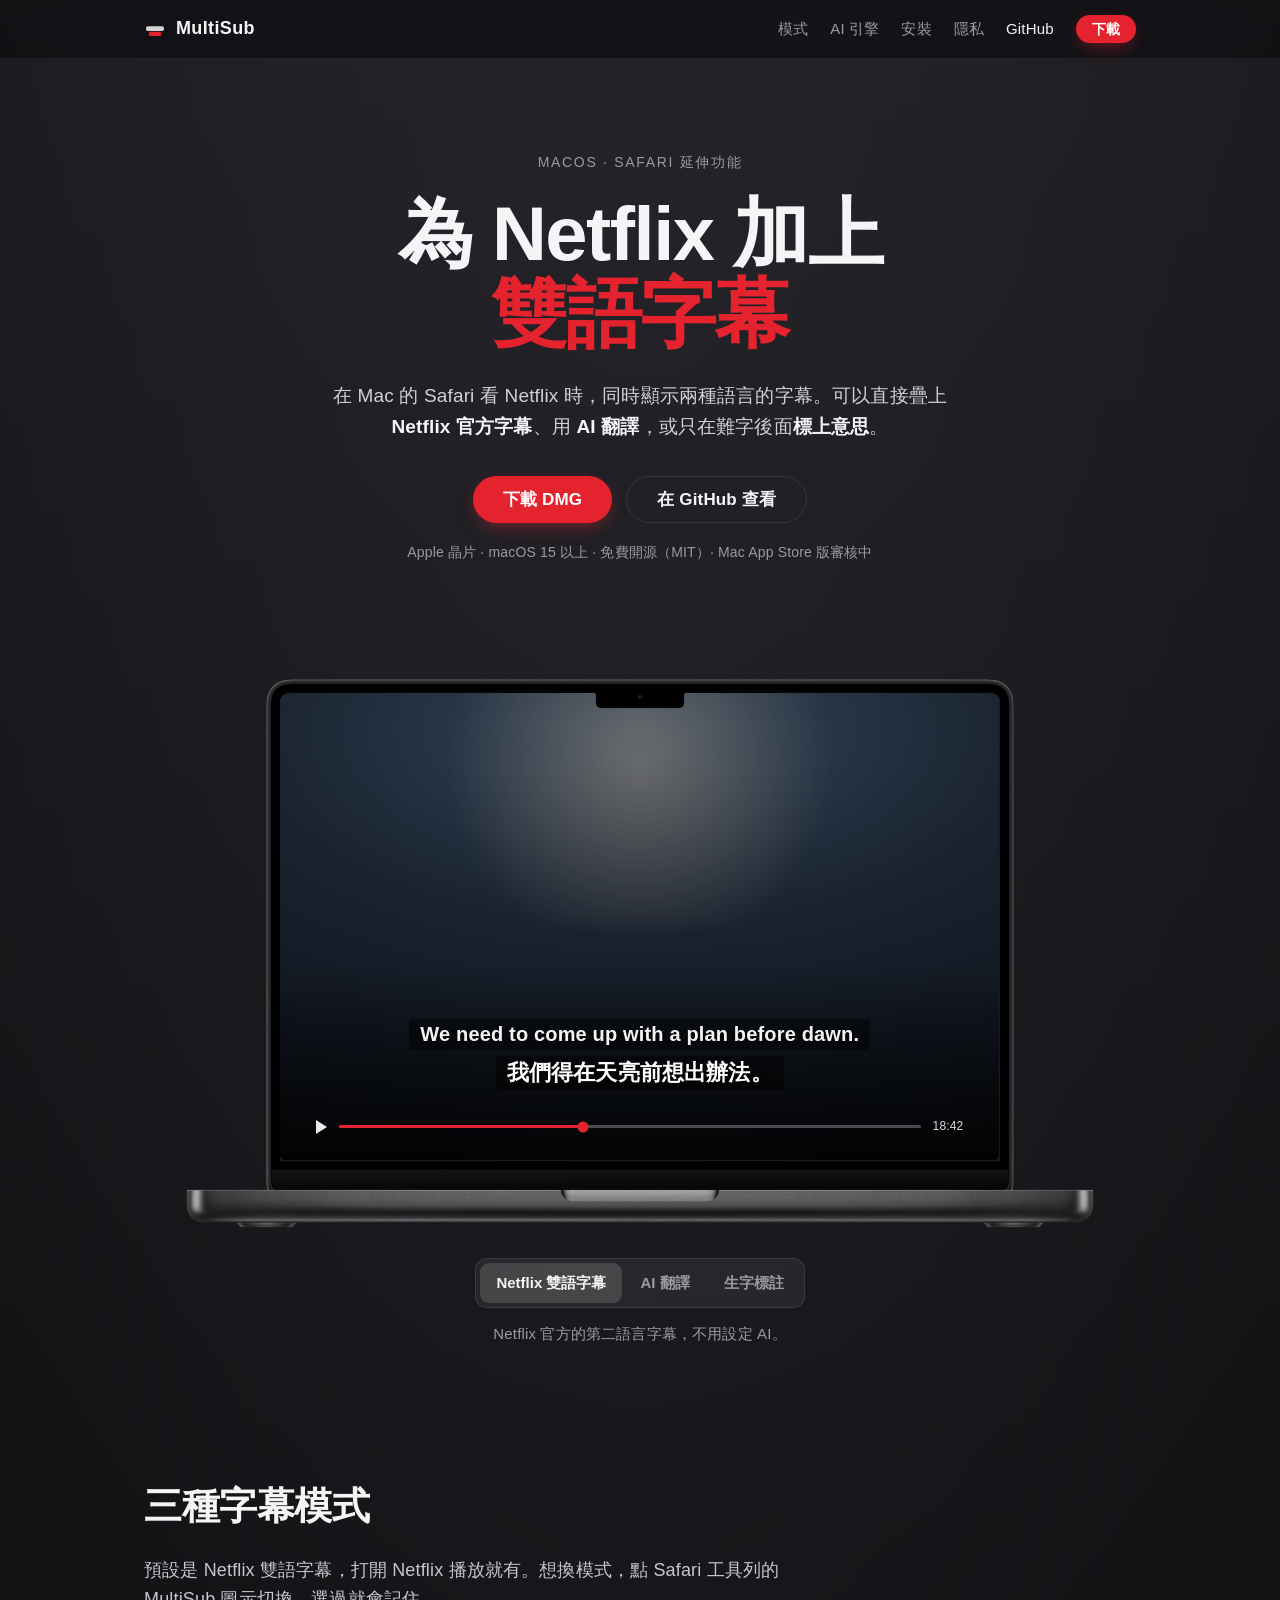
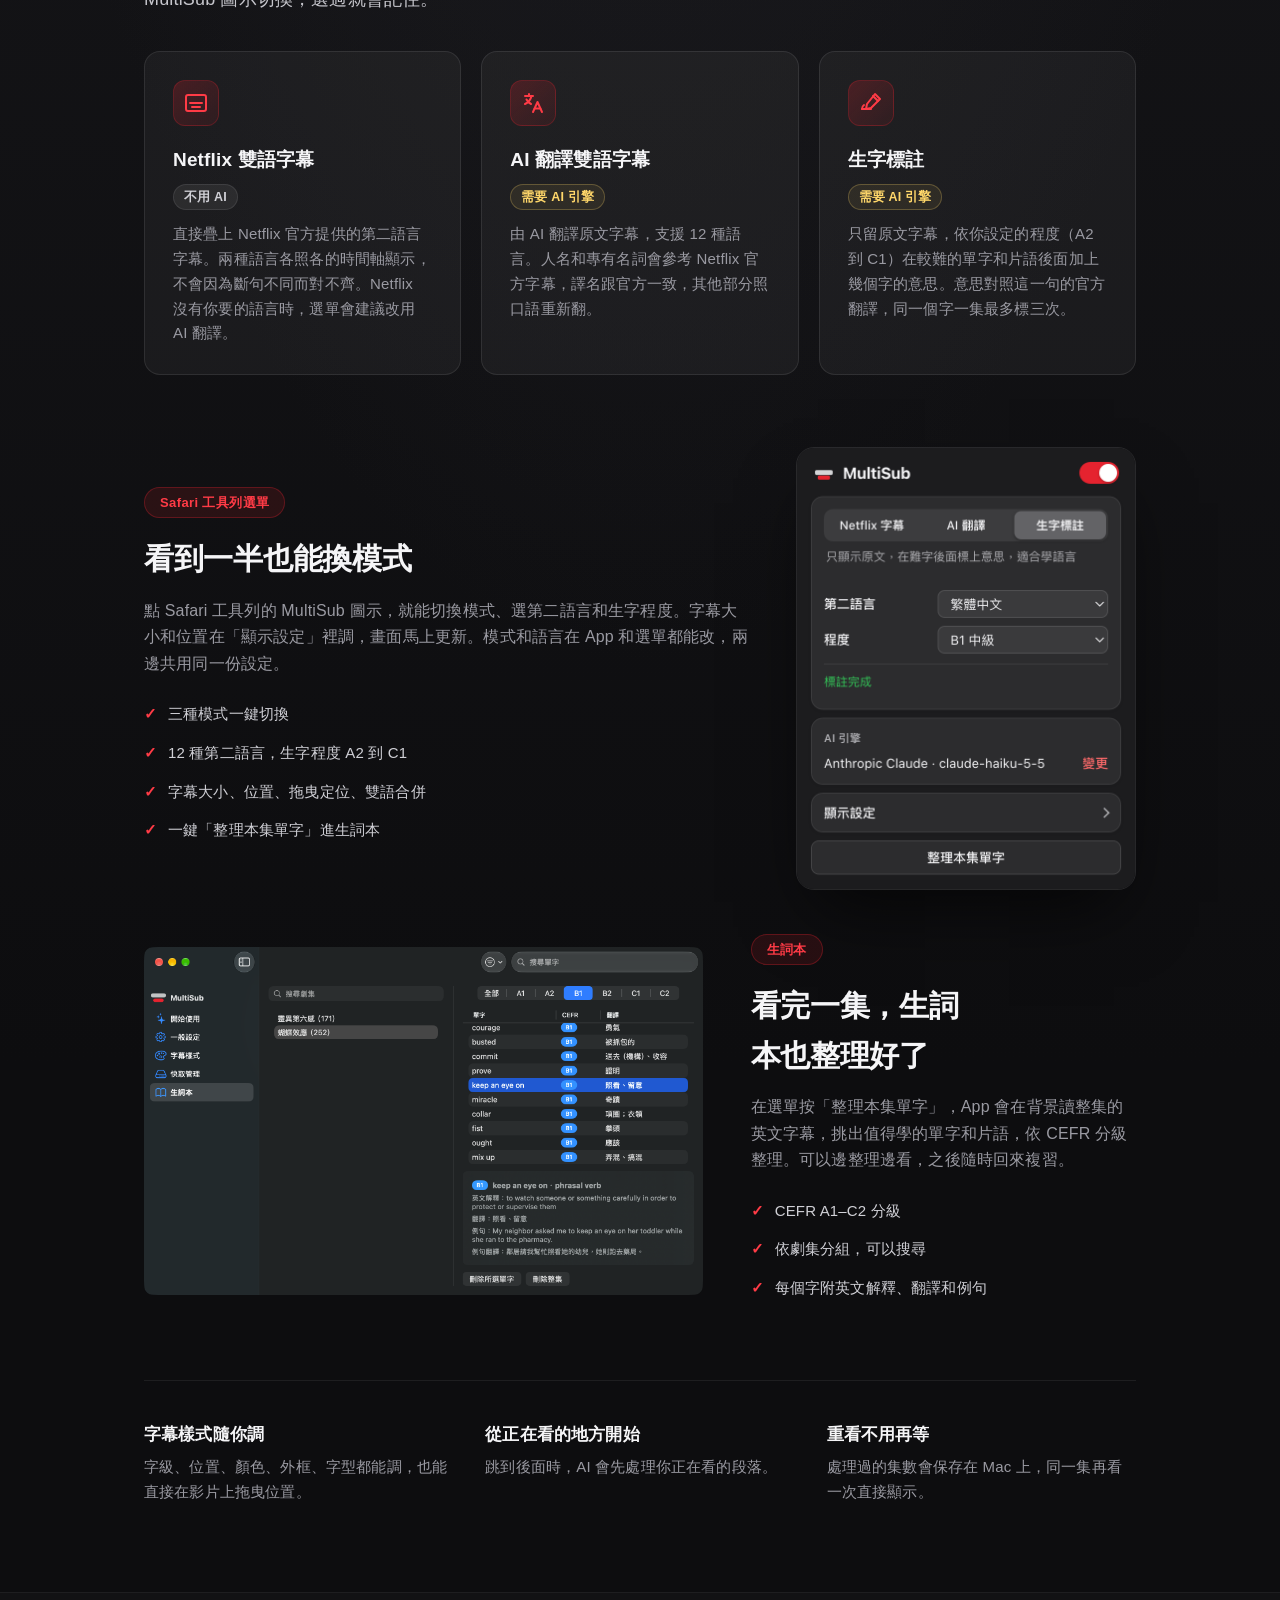
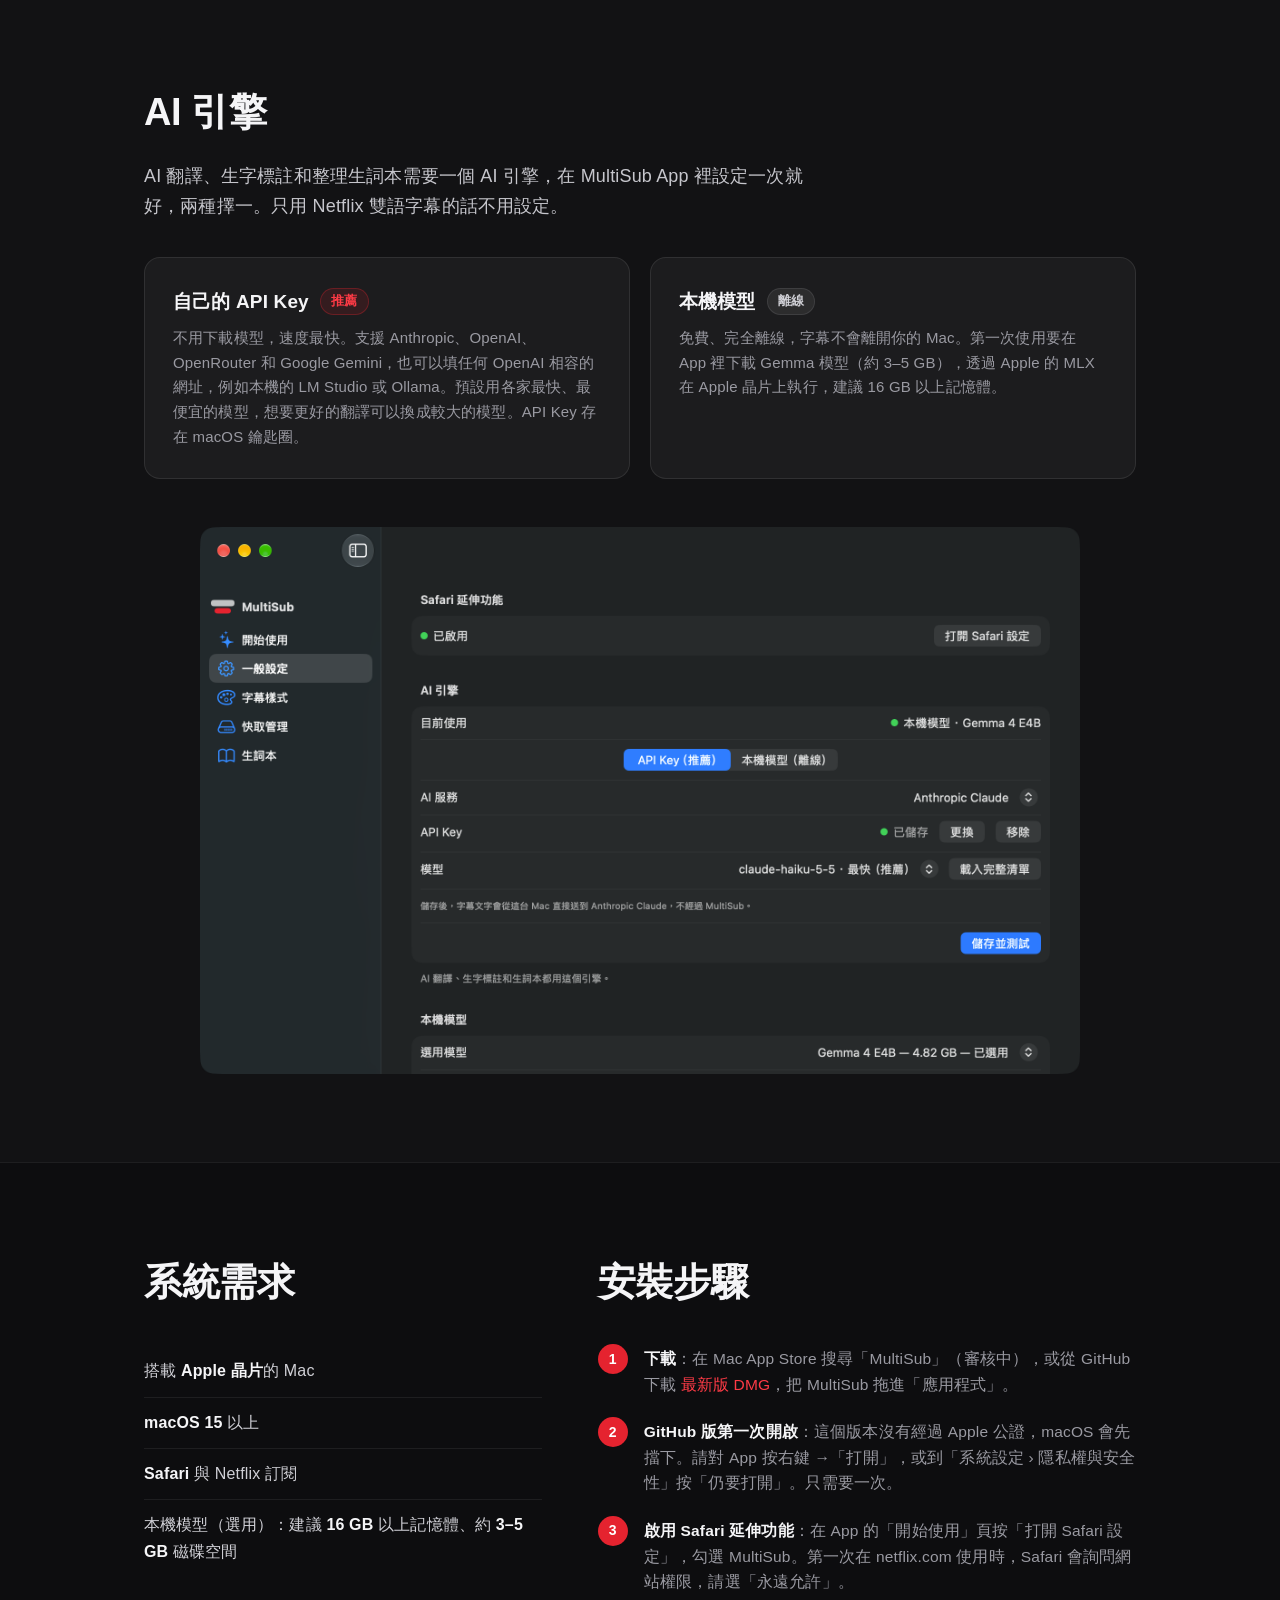
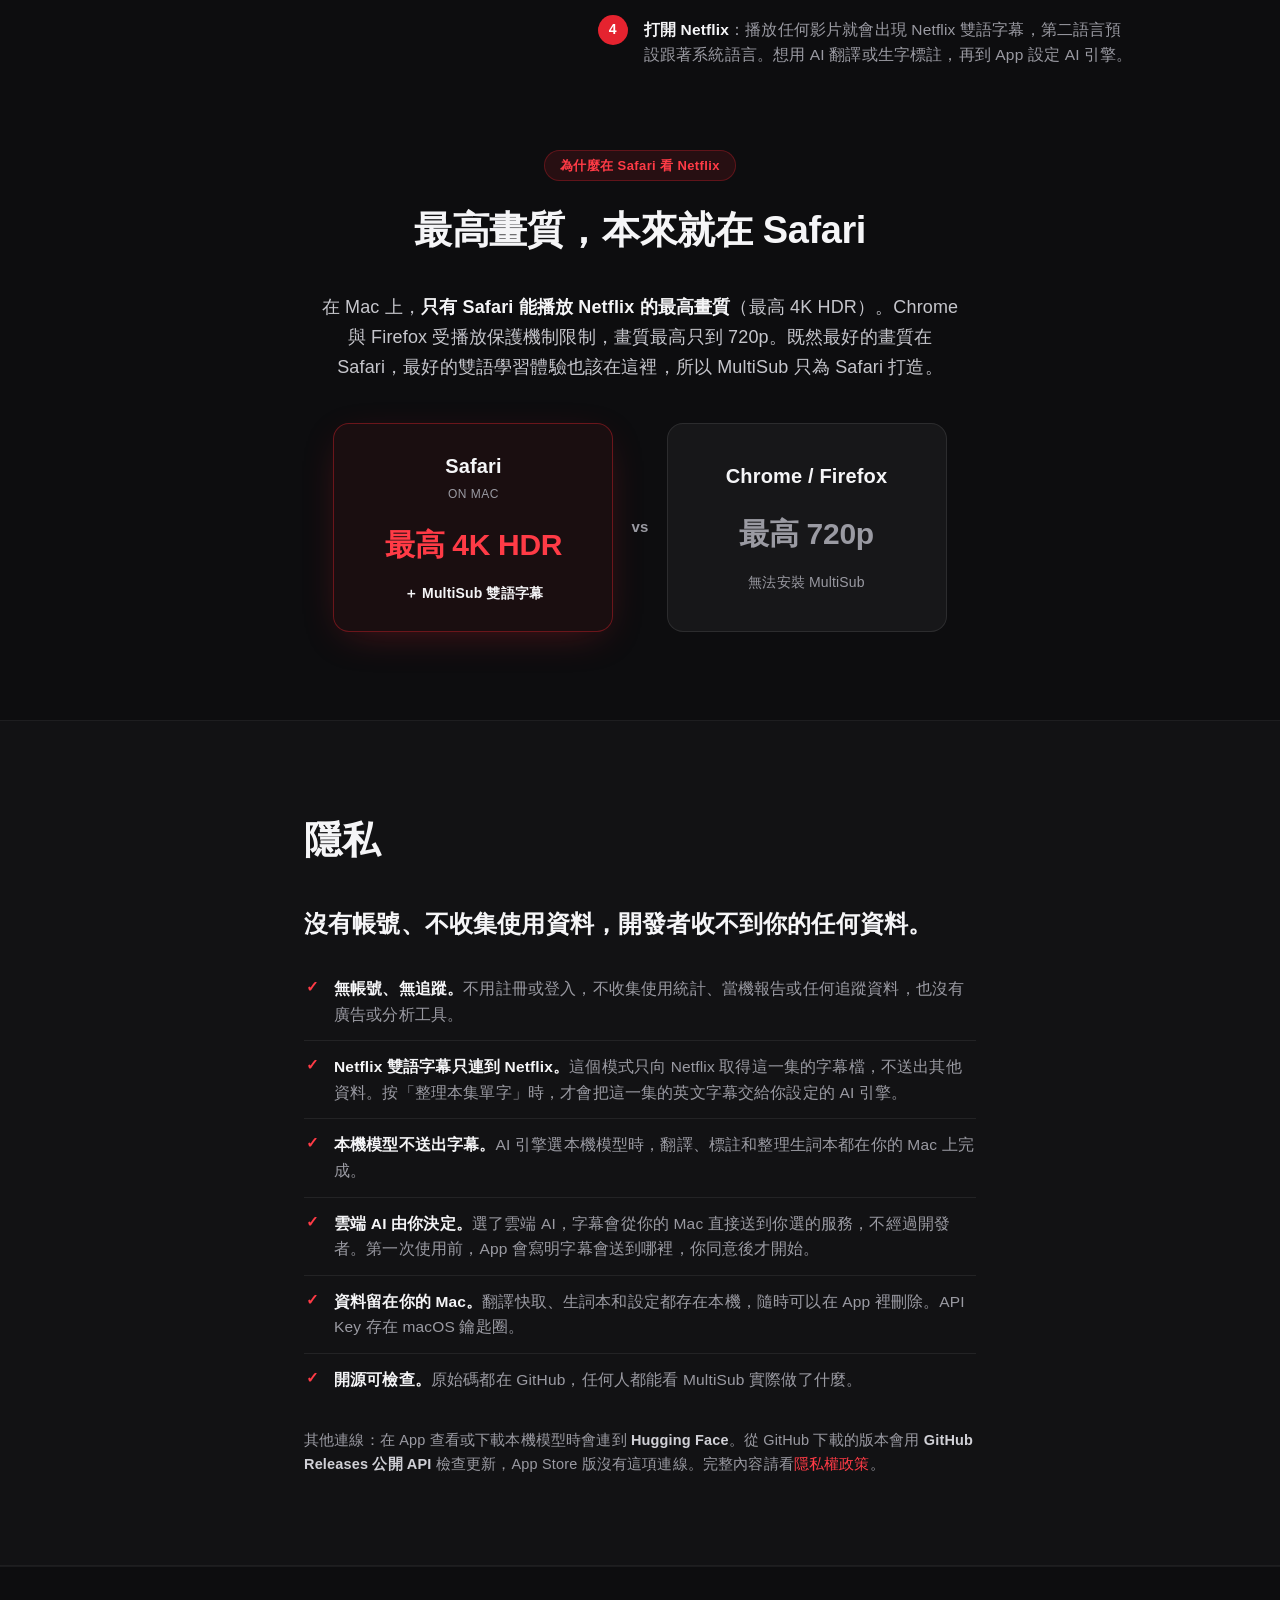
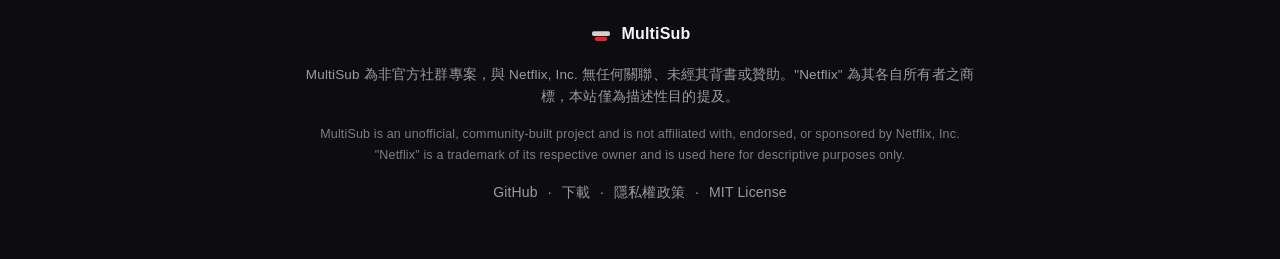
<file: index.html>
<!DOCTYPE html>
<html lang="zh-Hant" class="no-js">
<head>
<meta charset="UTF-8">
<meta name="viewport" content="width=device-width, initial-scale=1.0">
<title>MultiSub — Netflix Bilingual Subtitles for Safari | Netflix 雙語字幕、AI 翻譯與生字標註</title>
<meta name="description" content="MultiSub 是 Mac 上的 Safari 延伸功能，看 Netflix 時同時顯示兩種語言的字幕。可以疊上 Netflix 官方字幕、用 AI 翻譯，或只在難字後面標上意思，還能把整集單字依 CEFR 分級整理成生詞本。">
<link rel="stylesheet" href="style.css">
<link rel="icon" type="image/png" sizes="512x512" href="assets/icon_512x512.png">
<meta property="og:title" content="MultiSub：Safari 上的 Netflix 雙語字幕">
<meta property="og:description" content="Netflix 官方字幕、AI 翻譯、生字標註三種模式，看劇順便學語言。">
<meta property="og:image" content="https://snch1211.github.io/multisub/assets/icon_512x512.png" />
<script>document.documentElement.classList.replace('no-js', 'js');</script>
</head>
<body>

<header class="nav">
  <div class="container nav-inner">
    <a class="brand" href="#top" aria-label="MultiSub">
      <span class="brand-mark" aria-hidden="true"><svg viewBox="0 0 64 64"><rect x="6" y="24" width="52" height="14" rx="5" class="lb-a"/><rect x="14" y="40" width="36" height="12" rx="5" class="lb-b"/></svg></span>
      MultiSub
    </a>
    <nav class="nav-links">
      <a href="#features">模式</a>
      <a href="#engine">AI 引擎</a>
      <a href="#install">安裝</a>
      <a href="#privacy">隱私</a>
      <a class="nav-gh" href="https://github.com/snch1211/multisub" target="_blank" rel="noopener">GitHub</a>
      <a class="btn btn-sm" href="https://github.com/snch1211/multisub/releases/latest" target="_blank" rel="noopener">下載</a>
    </nav>
  </div>
</header>

<main id="top">

  <!-- Hero -->
  <section class="hero">
    <div class="container">
      <p class="eyebrow">macOS · Safari 延伸功能</p>
      <h1 class="hero-title">為 Netflix 加上<br><span class="accent">雙語字幕</span></h1>
      <p class="hero-sub">在 Mac 的 Safari 看 Netflix 時，同時顯示兩種語言的字幕。可以直接疊上 <strong>Netflix 官方字幕</strong>、用 <strong>AI 翻譯</strong>，或只在難字後面<strong>標上意思</strong>。</p>
      <div class="hero-cta">
        <a class="btn btn-lg" href="https://github.com/snch1211/multisub/releases/latest" target="_blank" rel="noopener">下載 DMG</a>
        <a class="btn btn-ghost btn-lg" href="https://github.com/snch1211/multisub" target="_blank" rel="noopener">在 GitHub 查看</a>
      </div>
      <p class="hero-note">Apple 晶片 · macOS 15 以上 · 免費開源（MIT）· Mac App Store 版審核中</p>

      <!-- MacBook Pro frame: Apple's official product bezel (docs/assets),
           self-made screen content (no Netflix imagery or branding).
           The subtitle styling mirrors extension/overlay.css. -->
      <div class="laptop" aria-label="MultiSub 在 Safari 上為 Netflix 顯示雙語字幕的示意畫面">
        <div class="screen-content">
          <div class="scene">
            <div class="scene-glow"></div>
            <div class="scene-silhouette" aria-hidden="true"></div>
            <div class="subs" id="demo-subs">
              <div class="sub-line sub-orig" id="demo-orig">We need to come up with a plan before dawn.</div>
              <div class="sub-line sub-second" id="demo-second">我們得在天亮前想出辦法。</div>
            </div>
            <div class="player" aria-hidden="true">
              <span class="pl-play"></span>
              <span class="pl-track"><span class="pl-fill"></span><span class="pl-dot"></span></span>
              <span class="pl-time">18:42</span>
            </div>
          </div>
        </div>
        <img class="bezel" src="assets/macbook-pro.png" alt="" aria-hidden="true">
      </div>

      <div class="mode-demo">
        <div class="seg" role="group" aria-label="切換示意畫面的字幕模式">
          <button type="button" class="seg-btn" data-mode="netflix" aria-pressed="true">Netflix 雙語字幕</button>
          <button type="button" class="seg-btn" data-mode="ai" aria-pressed="false">AI 翻譯</button>
          <button type="button" class="seg-btn" data-mode="annotate" aria-pressed="false">生字標註</button>
        </div>
        <p class="mode-caption" id="mode-caption">Netflix 官方的第二語言字幕，不用設定 AI。</p>
      </div>
    </div>
  </section>

  <!-- Modes -->
  <section id="features" class="section">
    <div class="container">
      <h2 class="section-title">三種字幕模式</h2>
      <p class="section-lead">預設是 Netflix 雙語字幕，打開 Netflix 播放就有。想換模式，點 Safari 工具列的 MultiSub 圖示切換，選過就會記住。</p>
      <div class="grid">
        <article class="card">
          <div class="card-ico" aria-hidden="true">
            <svg viewBox="0 0 24 24" fill="none" stroke="currentColor" stroke-width="2" stroke-linecap="round" stroke-linejoin="round"><rect x="2" y="4" width="20" height="16" rx="2"/><line x1="6" y1="12" x2="18" y2="12"/><line x1="8" y1="16" x2="16" y2="16"/></svg>
          </div>
          <h3>Netflix 雙語字幕</h3>
          <span class="tag">不用 AI</span>
          <p>直接疊上 Netflix 官方提供的第二語言字幕。兩種語言各照各的時間軸顯示，不會因為斷句不同而對不齊。Netflix 沒有你要的語言時，選單會建議改用 AI 翻譯。</p>
        </article>
        <article class="card">
          <div class="card-ico" aria-hidden="true">
            <svg viewBox="0 0 24 24" fill="none" stroke="currentColor" stroke-width="2" stroke-linecap="round" stroke-linejoin="round"><path d="M4 5h8"/><path d="M8 3v2"/><path d="M10.5 5c-.8 3.6-3 6.4-6.5 8"/><path d="M5.5 8.5c1 2 2.6 3.6 4.5 4.5"/><path d="M12 21l4.5-10 4.5 10"/><path d="M13.6 17.5h5.8"/></svg>
          </div>
          <h3>AI 翻譯雙語字幕</h3>
          <span class="tag tag-ai">需要 AI 引擎</span>
          <p>由 AI 翻譯原文字幕，支援 12 種語言。人名和專有名詞會參考 Netflix 官方字幕，譯名跟官方一致，其他部分照口語重新翻。</p>
        </article>
        <article class="card">
          <div class="card-ico" aria-hidden="true">
            <svg viewBox="0 0 24 24" fill="none" stroke="currentColor" stroke-width="2" stroke-linecap="round" stroke-linejoin="round"><path d="M3 18h9"/><path d="M3 18c0-1.5.5-3 2-4"/><path d="M16 3l5 5-9 9-5 1 1-5z"/><line x1="14" y1="5" x2="19" y2="10"/></svg>
          </div>
          <h3>生字標註</h3>
          <span class="tag tag-ai">需要 AI 引擎</span>
          <p>只留原文字幕，依你設定的程度（A2 到 C1）在較難的單字和片語後面加上幾個字的意思。意思對照這一句的官方翻譯，同一個字一集最多標三次。</p>
        </article>
      </div>

      <!-- Showcase: the toolbar popup (real screenshot of extension/popup.html) -->
      <div class="showcase">
        <div class="showcase-text">
          <span class="pill">Safari 工具列選單</span>
          <h3 class="showcase-h">看到一半也能換模式</h3>
          <p>點 Safari 工具列的 MultiSub 圖示，就能切換模式、選第二語言和生字程度。字幕大小和位置在「顯示設定」裡調，畫面馬上更新。模式和語言在 App 和選單都能改，兩邊共用同一份設定。</p>
          <ul class="mini-list">
            <li>三種模式一鍵切換</li>
            <li>12 種第二語言，生字程度 A2 到 C1</li>
            <li>字幕大小、位置、拖曳定位、雙語合併</li>
            <li>一鍵「整理本集單字」進生詞本</li>
          </ul>
        </div>
        <div class="showcase-visual">
          <img class="popup-shot" src="assets/popup.png" alt="MultiSub 的 Safari 工具列選單：切換 Netflix 字幕、AI 翻譯、生字標註三種模式，設定第二語言與程度" loading="lazy" width="680" height="888">
        </div>
      </div>

      <!-- Showcase: vocabulary notebook (real app screenshot) -->
      <div class="showcase showcase-reverse">
        <div class="showcase-visual showcase-visual-wide">
          <img class="app-shot" src="assets/app-vocab.png" alt="MultiSub 生詞本：整集單字依 CEFR 分級、依劇集分組，附英文解釋、翻譯與例句" loading="lazy" width="1940" height="1208">
        </div>
        <div class="showcase-text">
          <span class="pill">生詞本</span>
          <h3 class="showcase-h">看完一集，生詞本也整理好了</h3>
          <p>在選單按「整理本集單字」，App 會在背景讀整集的英文字幕，挑出值得學的單字和片語，依 CEFR 分級整理。可以邊整理邊看，之後隨時回來複習。</p>
          <ul class="mini-list">
            <li>CEFR A1–C2 分級</li>
            <li>依劇集分組，可以搜尋</li>
            <li>每個字附英文解釋、翻譯和例句</li>
          </ul>
        </div>
      </div>

      <div class="extras">
        <div class="extra">
          <h4>字幕樣式隨你調</h4>
          <p>字級、位置、顏色、外框、字型都能調，也能直接在影片上拖曳位置。</p>
        </div>
        <div class="extra">
          <h4>從正在看的地方開始</h4>
          <p>跳到後面時，AI 會先處理你正在看的段落。</p>
        </div>
        <div class="extra">
          <h4>重看不用再等</h4>
          <p>處理過的集數會保存在 Mac 上，同一集再看一次直接顯示。</p>
        </div>
      </div>
    </div>
  </section>

  <!-- AI engine -->
  <section id="engine" class="section section-alt">
    <div class="container">
      <h2 class="section-title">AI 引擎</h2>
      <p class="section-lead">AI 翻譯、生字標註和整理生詞本需要一個 AI 引擎，在 MultiSub App 裡設定一次就好，兩種擇一。只用 Netflix 雙語字幕的話不用設定。</p>
      <div class="grid grid-2">
        <article class="card">
          <h3>自己的 API Key <span class="tag tag-rec">推薦</span></h3>
          <p>不用下載模型，速度最快。支援 Anthropic、OpenAI、OpenRouter 和 Google Gemini，也可以填任何 OpenAI 相容的網址，例如本機的 LM Studio 或 Ollama。預設用各家最快、最便宜的模型，想要更好的翻譯可以換成較大的模型。API Key 存在 macOS 鑰匙圈。</p>
        </article>
        <article class="card">
          <h3>本機模型 <span class="tag">離線</span></h3>
          <p>免費、完全離線，字幕不會離開你的 Mac。第一次使用要在 App 裡下載 Gemma 模型（約 3–5 GB），透過 Apple 的 MLX 在 Apple 晶片上執行，建議 16 GB 以上記憶體。</p>
        </article>
      </div>
      <div class="engine-shot">
        <img class="app-shot" src="assets/app-engine.png" alt="MultiSub App 的一般設定：AI 引擎可選 API Key 或本機模型，選擇 AI 服務、API Key 與模型" loading="lazy" width="1940" height="1208">
      </div>
    </div>
  </section>

  <!-- Requirements + install -->
  <section class="section">
    <div class="container two-col">
      <div>
        <h2 class="section-title">系統需求</h2>
        <ul class="reqs">
          <li>搭載 <strong>Apple 晶片</strong>的 Mac</li>
          <li><strong>macOS 15</strong> 以上</li>
          <li><strong>Safari</strong> 與 Netflix 訂閱</li>
          <li>本機模型（選用）：建議 <strong>16 GB</strong> 以上記憶體、約 <strong>3–5 GB</strong> 磁碟空間</li>
        </ul>
      </div>
      <div id="install">
        <h2 class="section-title">安裝步驟</h2>
        <ol class="steps">
          <li><strong>下載</strong>：在 Mac App Store 搜尋「MultiSub」（審核中），或從 GitHub 下載 <a href="https://github.com/snch1211/multisub/releases/latest" target="_blank" rel="noopener">最新版 DMG</a>，把 MultiSub 拖進「應用程式」。</li>
          <li><strong>GitHub 版第一次開啟</strong>：這個版本沒有經過 Apple 公證，macOS 會先擋下。請對 App 按右鍵 →「打開」，或到「系統設定 › 隱私權與安全性」按「仍要打開」。只需要一次。</li>
          <li><strong>啟用 Safari 延伸功能</strong>：在 App 的「開始使用」頁按「打開 Safari 設定」，勾選 MultiSub。第一次在 netflix.com 使用時，Safari 會詢問網站權限，請選「永遠允許」。</li>
          <li><strong>打開 Netflix</strong>：播放任何影片就會出現 Netflix 雙語字幕，第二語言預設跟著系統語言。想用 AI 翻譯或生字標註，再到 App 設定 AI 引擎。</li>
        </ol>
      </div>
    </div>
    <div class="container narrow center-col" style="margin-top: 60px;">
      <span class="pill">為什麼在 Safari 看 Netflix</span>
      <h2 class="section-title">最高畫質，本來就在 Safari</h2>
      <p class="lead-muted">在 Mac 上，<strong>只有 Safari 能播放 Netflix 的最高畫質</strong>（最高 4K HDR）。Chrome 與 Firefox 受播放保護機制限制，畫質最高只到 720p。既然最好的畫質在 Safari，最好的雙語學習體驗也該在這裡，所以 MultiSub 只為 Safari 打造。</p>
      <div class="compare">
        <div class="compare-item compare-win">
          <div class="ci-name">Safari<span>on Mac</span></div>
          <div class="ci-q">最高 4K HDR</div>
          <div class="ci-tag">＋ MultiSub 雙語字幕</div>
        </div>
        <div class="compare-vs">vs</div>
        <div class="compare-item">
          <div class="ci-name">Chrome / Firefox</div>
          <div class="ci-q ci-q-low">最高 720p</div>
          <div class="ci-tag ci-tag-low">無法安裝 MultiSub</div>
        </div>
      </div>
    </div>
  </section>

  <!-- Privacy -->
  <section id="privacy" class="section section-alt">
    <div class="container narrow">
      <h2 class="section-title">隱私</h2>
      <p class="lead">沒有帳號、不收集使用資料，開發者收不到你的任何資料。</p>
      <ul class="privacy-list">
        <li><strong>無帳號、無追蹤。</strong>不用註冊或登入，不收集使用統計、當機報告或任何追蹤資料，也沒有廣告或分析工具。</li>
        <li><strong>Netflix 雙語字幕只連到 Netflix。</strong>這個模式只向 Netflix 取得這一集的字幕檔，不送出其他資料。按「整理本集單字」時，才會把這一集的英文字幕交給你設定的 AI 引擎。</li>
        <li><strong>本機模型不送出字幕。</strong>AI 引擎選本機模型時，翻譯、標註和整理生詞本都在你的 Mac 上完成。</li>
        <li><strong>雲端 AI 由你決定。</strong>選了雲端 AI，字幕會從你的 Mac 直接送到你選的服務，不經過開發者。第一次使用前，App 會寫明字幕會送到哪裡，你同意後才開始。</li>
        <li><strong>資料留在你的 Mac。</strong>翻譯快取、生詞本和設定都存在本機，隨時可以在 App 裡刪除。API Key 存在 macOS 鑰匙圈。</li>
        <li><strong>開源可檢查。</strong>原始碼都在 GitHub，任何人都能看 MultiSub 實際做了什麼。</li>
      </ul>
      <p class="muted privacy-net">其他連線：在 App 查看或下載本機模型時會連到 <strong>Hugging Face</strong>。從 GitHub 下載的版本會用 <strong>GitHub Releases 公開 API</strong> 檢查更新，App Store 版沒有這項連線。完整內容請看<a href="https://github.com/snch1211/multisub/blob/main/PRIVACY.md" target="_blank" rel="noopener">隱私權政策</a>。</p>
    </div>
  </section>

</main>

<footer class="footer">
  <div class="container footer-inner">
    <div class="footer-brand">
      <span class="brand-mark" aria-hidden="true"><svg viewBox="0 0 64 64"><rect x="6" y="24" width="52" height="14" rx="5" class="lb-a"/><rect x="14" y="40" width="36" height="12" rx="5" class="lb-b"/></svg></span>
      <span>MultiSub</span>
    </div>
    <p class="disclaimer">MultiSub 為非官方社群專案，與 Netflix, Inc. 無任何關聯、未經其背書或贊助。"Netflix" 為其各自所有者之商標，本站僅為描述性目的提及。</p>
    <p class="disclaimer disclaimer-en">MultiSub is an unofficial, community-built project and is not affiliated with, endorsed, or sponsored by Netflix, Inc. "Netflix" is a trademark of its respective owner and is used here for descriptive purposes only.</p>
    <p class="footer-links">
      <a href="https://github.com/snch1211/multisub" target="_blank" rel="noopener">GitHub</a>
      <span>·</span>
      <a href="https://github.com/snch1211/multisub/releases/latest" target="_blank" rel="noopener">下載</a>
      <span>·</span>
      <a href="https://github.com/snch1211/multisub/blob/main/PRIVACY.md" target="_blank" rel="noopener">隱私權政策</a>
      <span>·</span>
      <a href="https://github.com/snch1211/multisub/blob/main/LICENSE" target="_blank" rel="noopener">MIT License</a>
    </p>
  </div>
</footer>

<script>
// Hero mode demo: swaps the subtitle lines on the laptop screen to show what
// each of the three modes looks like. Cycles on its own until the visitor
// picks a mode (never for prefers-reduced-motion).
(function () {
  var MODES = {
    netflix: {
      orig: 'We need to come up with a plan before dawn.',
      second: '我們得在天亮前想出辦法。',
      caption: 'Netflix 官方的第二語言字幕，不用設定 AI。'
    },
    ai: {
      orig: 'We need to come up with a plan before dawn.',
      second: '夜明けまでに作戦を立てないと。',
      caption: 'Netflix 沒有你要的語言時，改由 AI 翻譯，支援 12 種語言。'
    },
    annotate: {
      orig: 'We need to <span class="ms-term">come up with</span><span class="ms-gloss">想出</span> a plan before dawn.',
      second: '',
      caption: '只留原文，在你可能不懂的字後面標上意思。'
    }
  };
  var ORDER = ['netflix', 'ai', 'annotate'];
  var subs = document.getElementById('demo-subs');
  var orig = document.getElementById('demo-orig');
  var second = document.getElementById('demo-second');
  var caption = document.getElementById('mode-caption');
  var buttons = Array.prototype.slice.call(document.querySelectorAll('.seg-btn'));
  if (!subs || !buttons.length) return;
  var current = 'netflix';
  var timer = null;

  function show(mode) {
    var m = MODES[mode];
    current = mode;
    buttons.forEach(function (b) { b.setAttribute('aria-pressed', String(b.dataset.mode === mode)); });
    caption.textContent = m.caption;
    subs.classList.add('is-swapping');
    setTimeout(function () {
      orig.innerHTML = m.orig;
      second.textContent = m.second;
      second.hidden = !m.second;
      subs.classList.remove('is-swapping');
    }, 160);
  }

  function stopCycling() { if (timer) { clearInterval(timer); timer = null; } }

  buttons.forEach(function (b) {
    b.addEventListener('click', function () { stopCycling(); show(b.dataset.mode); });
  });

  if (!window.matchMedia('(prefers-reduced-motion: reduce)').matches) {
    timer = setInterval(function () {
      show(ORDER[(ORDER.indexOf(current) + 1) % ORDER.length]);
    }, 4000);
  }
})();
</script>

</body>
</html>
</file>
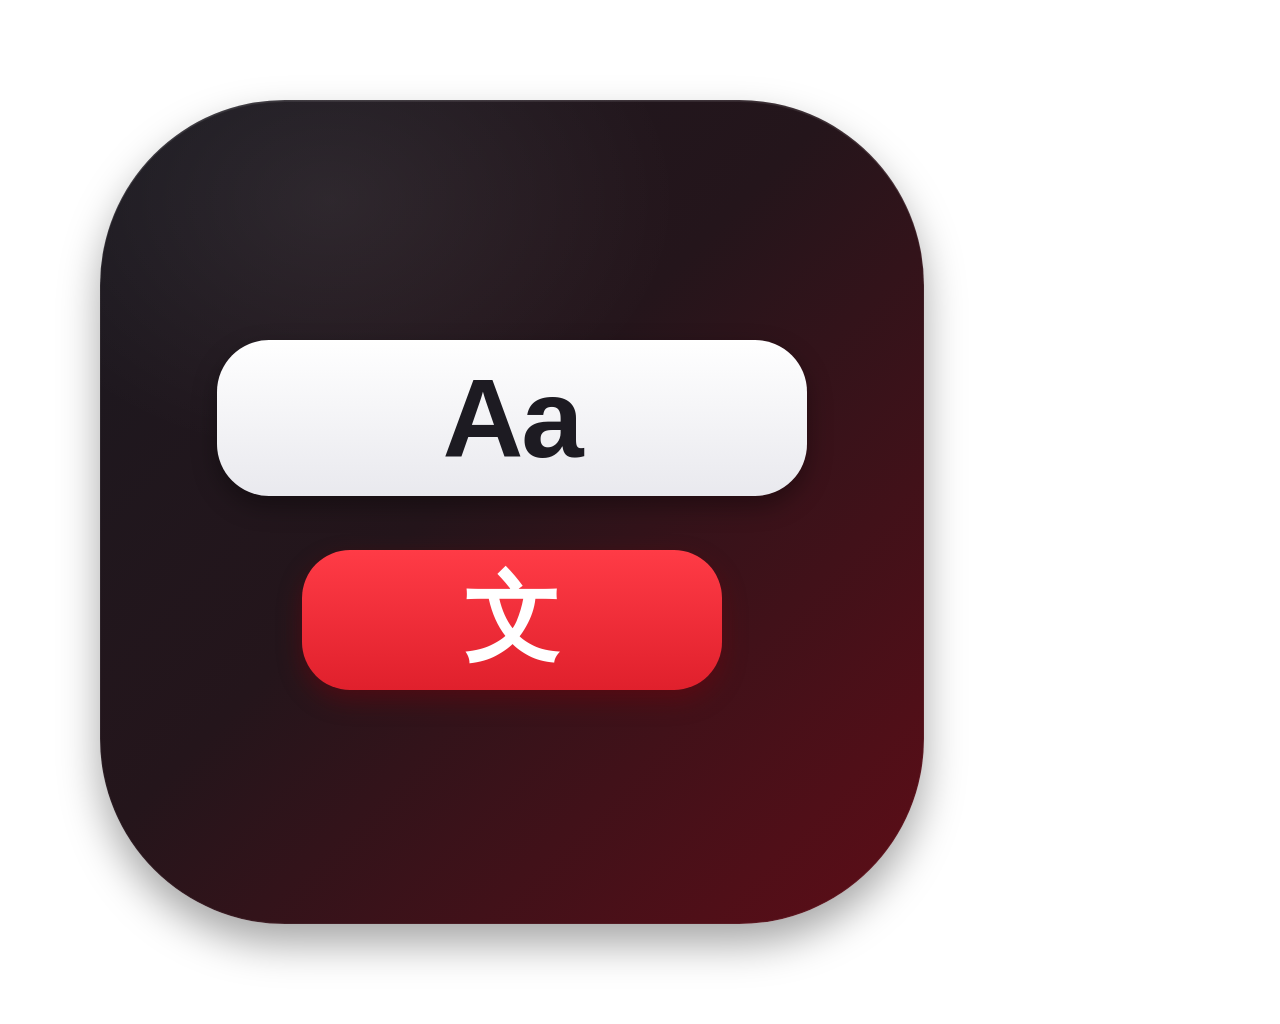
<file: docs/app-store/icon/AppIconStore.html>
<!doctype html><html><head><meta charset="utf-8"><style>
html,body{margin:0;width:1024px;height:1024px;background:transparent}
.tile{position:absolute;left:100px;top:100px;width:824px;height:824px;border-radius:185px;
 background:linear-gradient(135deg,#1a1920 0%,#24151b 45%,#5e0d17 100%);
 box-shadow:0 20px 40px rgba(0,0,0,.35), inset 0 2px 0 rgba(255,255,255,.08), inset 0 0 0 1px rgba(255,255,255,.05);overflow:hidden}
.glow{position:absolute;left:-120px;top:-160px;width:700px;height:520px;border-radius:50%;
 background:radial-gradient(closest-side,rgba(255,255,255,.07),rgba(255,255,255,0));}
.bars{position:absolute;left:0;right:0;top:0;bottom:0;display:flex;flex-direction:column;align-items:center;justify-content:center;gap:54px;padding-top:6px}
.b1{width:590px;height:156px;border-radius:52px;background:linear-gradient(180deg,#ffffff,#e9e9ee);box-shadow:0 10px 24px rgba(0,0,0,.35)}
.b2{width:420px;height:140px;border-radius:48px;background:linear-gradient(180deg,#ff3b46,#e0202c);box-shadow:0 10px 24px rgba(120,0,10,.45)}
.b1,.b2{display:flex;align-items:center;justify-content:center;font-family:-apple-system,"SF Pro Display","PingFang TC",sans-serif;font-weight:800}.b1 span{font-size:112px;color:#1d1b22;letter-spacing:-2px}.b2 span{font-size:96px;color:#fff}</style></head><body><div class="tile"><div class="glow"></div><div class="bars"><div class="b1"><span>Aa</span></div><div class="b2"><span>文</span></div></div></div></body></html>
</file>
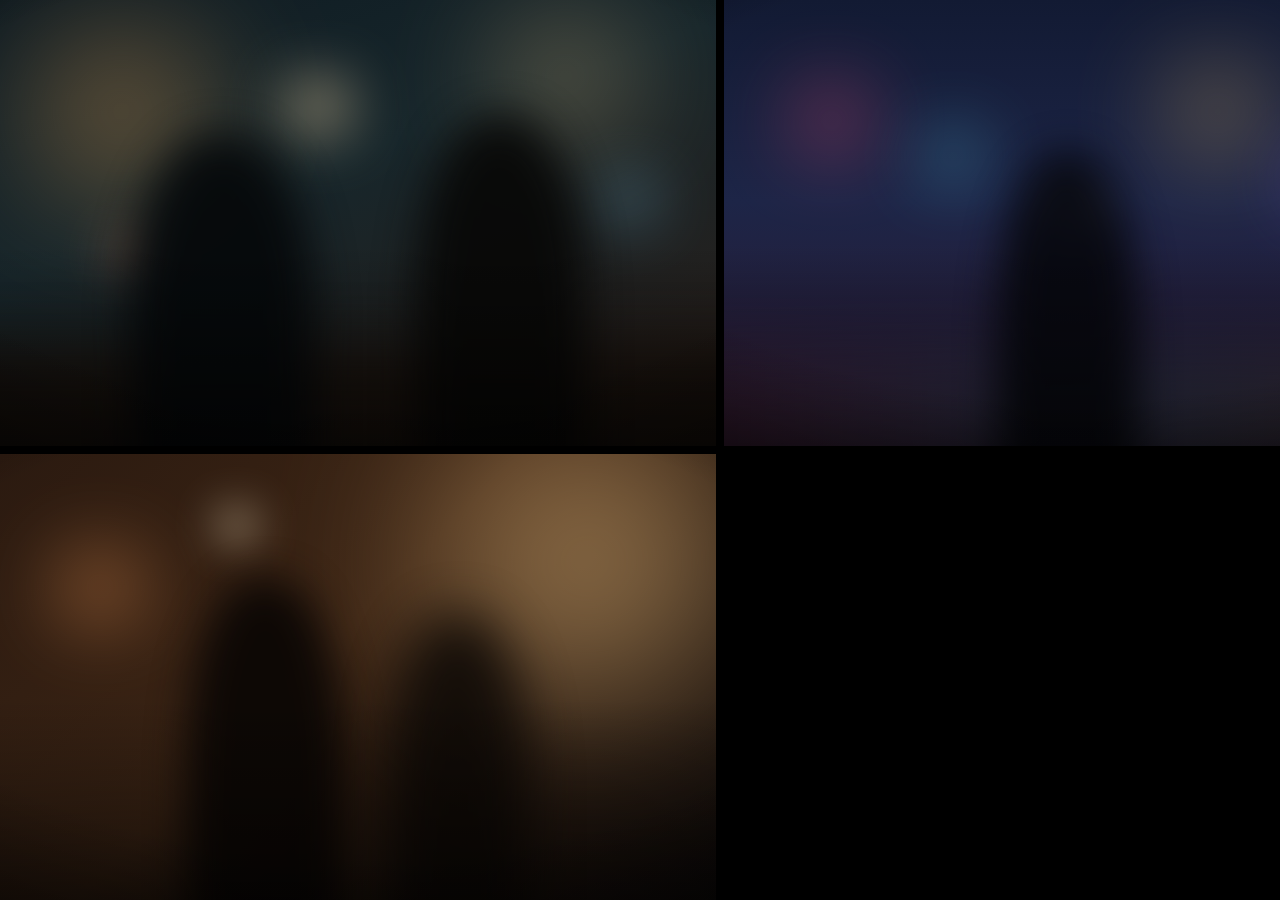
<file: docs/app-store/screenshots/scene-test.html>
<!doctype html><meta charset="utf-8"><link rel="stylesheet" href="scenes.css">
<style>body{margin:0;width:1440px;height:900px;display:grid;grid-template-columns:1fr 1fr;grid-template-rows:1fr 1fr;gap:8px;background:#000}.w{position:relative}</style>
<div class="w"><div class="scene cafe"><i class="t"></i><i class="l1"></i><i class="l2"></i><i class="l3"></i><i class="l4"></i><i class="l5"></i><i class="p1"></i><i class="p2"></i></div></div>
<div class="w"><div class="scene street"><i class="t"></i><i class="l1"></i><i class="l2"></i><i class="l3"></i><i class="l4"></i><i class="l5"></i><i class="p1"></i></div></div>
<div class="w"><div class="scene room"><i class="l1"></i><i class="l2"></i><i class="l3"></i><i class="p1"></i><i class="p2"></i></div></div>
</file>
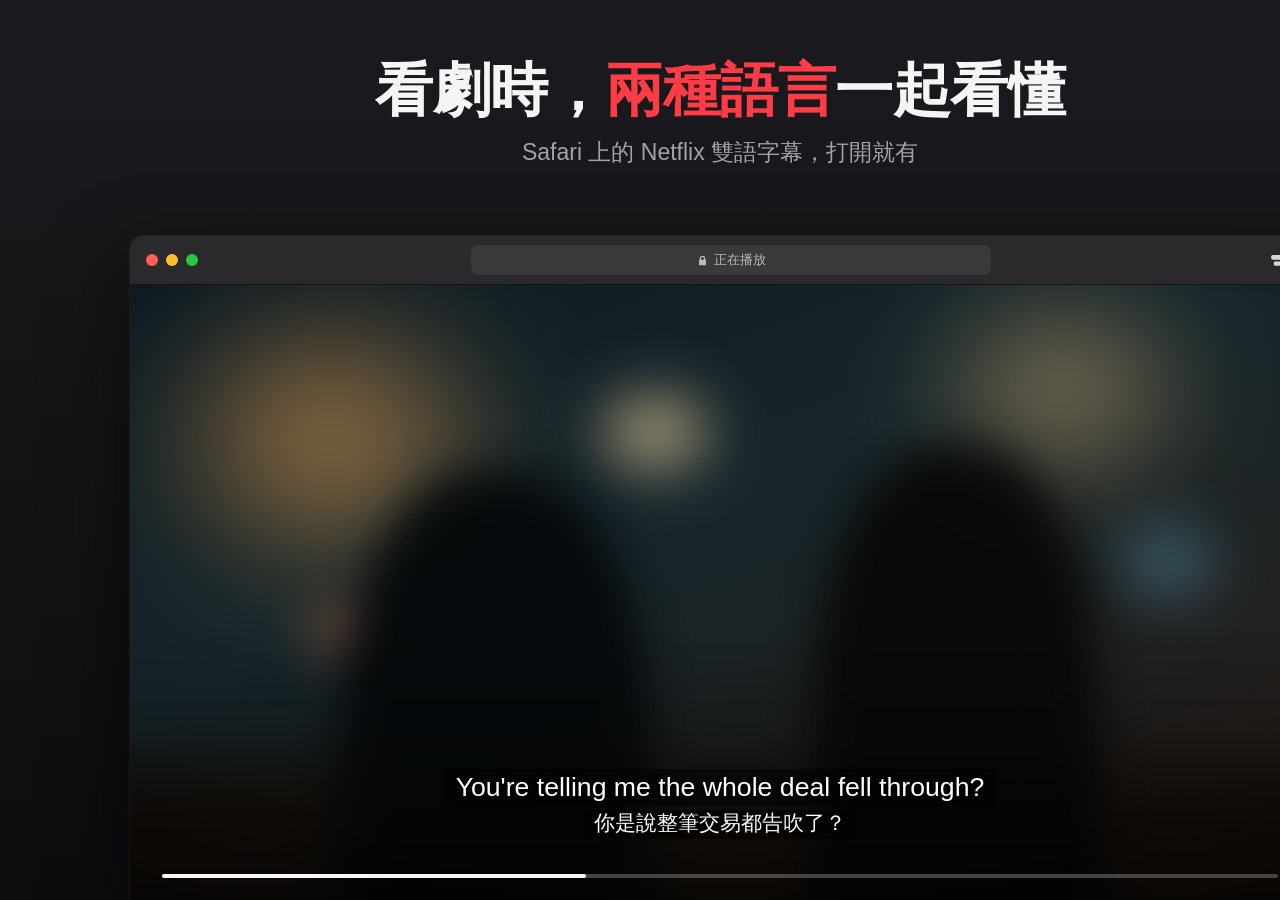
<file: docs/app-store/screenshots/shot.html>
<!doctype html>
<html lang="zh-Hant">
<head>
<meta charset="utf-8">
<!--
  Mac App Store screenshot template. Rendered at 1440×900 CSS px with a 2×
  device scale (2880×1800 PNG) by render.sh: shot.html?id=<n>&lang=<zh|en>.
  Subtitle overlays use the extension's real overlay.css; app and popup
  images are real captures in ./assets. Backdrops are CSS-only (scenes.css),
  so no third-party footage appears.
-->
<link rel="stylesheet" href="scenes.css">
<link rel="stylesheet" href="../../../extension/overlay.css">
<style>
  :root {
    --bg: #0d0d0f; --text: #f5f5f7; --muted: #a1a1aa; --brand: #ff3b46;
    --font: -apple-system, BlinkMacSystemFont, "SF Pro Display", "PingFang TC", sans-serif;
  }
  html, body { margin: 0; width: 1440px; height: 900px; overflow: hidden; background: var(--bg); }
  body {
    font-family: var(--font); color: var(--text); position: relative;
    /* Same surface as the official site (--bg-top → --bg). */
    background: linear-gradient(180deg, #1b1b1f 0%, #0d0d0f 100%);
  }
  header { position: absolute; top: 58px; left: 0; right: 0; text-align: center; }
  h1 { margin: 0; font-size: 58px; line-height: 1.12; font-weight: 800; letter-spacing: -.5px; }
  h1 em { font-style: normal; color: var(--brand); }
  header p { margin: 14px 0 0; font-size: 23px; color: var(--muted); font-weight: 500; }

  /* Safari-style window, no hardware bezel. */
  .window {
    position: absolute; left: 50%; top: 236px; width: 1180px; height: 664px;
    transform: translateX(-50%); border-radius: 14px 14px 0 0; overflow: hidden;
    background: #1c1c1e; box-shadow: 0 30px 80px rgba(0,0,0,.6), 0 0 0 1px rgba(255,255,255,.08);
  }
  .toolbar { height: 48px; display: flex; align-items: center; gap: 14px; padding: 0 16px;
    background: #2a2a2d; border-bottom: 1px solid rgba(0,0,0,.5); }
  .lights { display: flex; gap: 8px; }
  .lights i { width: 12px; height: 12px; border-radius: 50%; display: block; }
  .lights i:nth-child(1) { background: #ff5f57; } .lights i:nth-child(2) { background: #febc2e; } .lights i:nth-child(3) { background: #28c840; }
  .address { flex: 1; max-width: 520px; margin: 0 auto; height: 30px; border-radius: 8px; background: #3a3a3d;
    display: flex; align-items: center; justify-content: center; gap: 6px; color: #b8b8be; font-size: 13px; }
  .address svg { width: 11px; height: 11px; fill: #b8b8be; }
  .ext-btn { width: 30px; height: 30px; border-radius: 7px; display: grid; place-items: center; }
  .ext-btn.active { background: rgba(255,255,255,.14); }
  .ext-btn svg { width: 18px; height: 18px; }
  .viewport { position: absolute; top: 49px; left: 0; right: 0; bottom: 0; }
  /* overlay.css positions #multisub-overlay inside the player box */
  .player { position: absolute; inset: 0; }
  /* First line 30px at this 1440px-wide render (overlay.css sizes it
     2.4vw × font scale, 2.4vw = 34.56px), so the second line keeps
     overlay.css's proportion to it (80% while both lines show). */
  .player #multisub-overlay { --multisub-font-scale: calc(30 / 34.56); }
  .player #multisub-text, .player #multisub-original { display: flex; }
  .timebar { position: absolute; left: 32px; right: 32px; bottom: 22px; height: 4px; border-radius: 2px; background: rgba(255,255,255,.25); }
  .timebar::before { content: ""; position: absolute; left: 0; top: 0; bottom: 0; width: var(--progress, 38%); background: #f5f5f7; border-radius: 2px; }

  .popup { position: absolute; top: 46px; right: 10px; width: 340px; border-radius: 12px; overflow: hidden;
    box-shadow: 0 20px 50px rgba(0,0,0,.55), 0 0 0 1px rgba(255,255,255,.12); background: #1f1f22; }
  .popup img, .popup iframe { display: block; width: 100%; border: 0; }

  /* Full app window captures (host app screens). */
  .appshot { position: absolute; left: 50%; top: 232px; transform: translateX(-50%); max-width: 1220px; max-height: 650px; }
  .appshot img { display: block; max-width: 1220px; max-height: 650px; border-radius: 12px; }
  .badge { display: inline-block; margin-left: 10px; padding: 3px 10px; border-radius: 999px; font-size: 15px;
    font-weight: 700; color: #111; background: #ffd76a; vertical-align: middle; }
</style>
</head>
<body>
<header><h1 id="title"></h1><p id="sub"></p></header>
<main id="stage"></main>

<script>
const params = new URLSearchParams(location.search);
const ID = params.get('id') || '1';
const LANG = params.get('lang') || 'zh';

// The extension's real toolbar icon (extension/toolbar-icon.svg). Safari
// draws it as a single-color template image, so it gets the toolbar's tint.
const LOGO = '<svg viewBox="0 0 16 16" fill="#d6d6db"><rect x="1" y="3.5" width="14" height="4.25" rx="1.6"/><rect x="3.25" y="9.25" width="9.5" height="3.75" rx="1.5"/></svg>';
const LOCK = '<svg viewBox="0 0 16 16"><path d="M4 7V5a4 4 0 1 1 8 0v2h1v8H3V7h1zm2 0h4V5a2 2 0 1 0-4 0v2z"/></svg>';

const SCENES = {
  cafe: '<i class="t"></i><i class="l1"></i><i class="l2"></i><i class="l3"></i><i class="l4"></i><i class="l5"></i><i class="p1"></i><i class="p2"></i>',
  street: '<i class="t"></i><i class="l1"></i><i class="l2"></i><i class="l3"></i><i class="l4"></i><i class="l5"></i><i class="p1"></i>',
  room: '<i class="l1"></i><i class="l2"></i><i class="l3"></i><i class="p1"></i><i class="p2"></i>',
};

// Overlay DOM mirrors what content.js renders (#multisub-original above
// #multisub-text, one .ms-line per subtitle line; annotate mode's single
// line is #multisub-text). With both lines, the overlay gets the class
// content.js's render() sets then, which is what makes overlay.css draw the
// second line smaller.
function overlay({ original, translation, annotated }) {
  const line = (t) => `<div class="ms-line">${t}</div>`;
  const twoLines = !!(original && translation);
  let html = `<div id="multisub-overlay"${twoLines ? ' class="multisub-two-lines"' : ''}>`;
  if (original) html += `<div id="multisub-original">${original.map(line).join('')}</div>`;
  if (translation) html += `<div id="multisub-text">${translation.map(line).join('')}</div>`;
  if (annotated) html += `<div id="multisub-text">${annotated.map(line).join('')}</div>`;
  return html + '</div>';
}
const g = (term, gloss) => `<span class="ms-term">${term}</span><span class="ms-gloss">${gloss}</span>`;

function browserWindow({ scene, subs, popup, progress }) {
  return `<div class="window">
    <div class="toolbar"><div class="lights"><i></i><i></i><i></i></div>
      <div class="address">${LOCK}<span>${LANG === 'zh' ? '正在播放' : 'Now playing'}</span></div>
      <div class="ext-btn ${popup ? 'active' : ''}">${LOGO}</div></div>
    <div class="viewport"><div class="player">
      <div class="scene ${scene}">${SCENES[scene]}</div>
      ${overlay(subs)}
      <div class="timebar" style="--progress:${progress || '38%'}"></div>
    </div>${popup ? `<div class="popup"><img src="${popup}"></div>` : ''}</div>
  </div>`;
}

const SHOTS = {
  1: {
    zh: ['看劇時，<em>兩種語言</em>一起看懂', 'Safari 上的 Netflix 雙語字幕，打開就有'],
    en: ['Watch in <em>two languages</em> at once', 'Bilingual Netflix subtitles in Safari, ready when you are'],
    body: () => browserWindow({ scene: 'cafe', subs: {
      original: ["You're telling me the whole deal fell through?"],
      translation: ['你是說整筆交易都告吹了？'] } }),
  },
  2: {
    zh: ['只標<em>你不會的字</em>', '生字標註依你的程度挑字，意思貼合這句台詞'],
    en: ['Notes on <em>only the words you need</em>', 'Word Notes picks words for your level, with meanings that fit the scene'],
    body: () => browserWindow({ scene: 'street', progress: '61%', subs: {
      annotated: LANG === 'zh'
        ? [`We need to ${g('come up with', '想出')} a plan`, `before the whole deal ${g('falls through', '告吹')}.`]
        : [`We need to ${g('come up with', 'think of')} a plan`, `before the whole deal ${g('falls through', 'fails')}.`] } }),
  },
  3: {
    zh: ['三種模式，<em>選一次就記住</em>', 'Netflix 官方字幕、AI 翻譯、生字標註，隨時切換'],
    en: ['Three modes, <em>set once</em>', 'Netflix subtitles, AI translation or Word Notes — switch any time'],
    body: () => browserWindow({ scene: 'room', popup: 'assets/popup-netflix.png', progress: '22%', subs: {
      original: ['Don’t be so hard on yourself.'], translation: ['別對自己那麼嚴苛。'] } }),
  },
  4: {
    zh: ['用自己的 API Key，<em>或完全離線</em>', 'Claude、GPT、Gemini、OpenRouter，或在 Mac 上跑的本機模型'],
    en: ['Your own API key, <em>or fully offline</em>', 'Claude, GPT, Gemini, OpenRouter, or an on-device model'],
    body: () => `<div class="appshot"><img src="assets/app-engine.png"></div>`,
  },
  5: {
    zh: ['看完一集，<em>生詞本</em>也整理好了', '從整集英文字幕挑出值得學的字，依 CEFR 分級，附英文解釋、翻譯和例句'],
    en: ['Finish an episode, <em>keep the words</em>', 'English words worth learning from the episode, sorted by CEFR level, with English definitions, translations and examples'],
    body: () => `<div class="appshot"><img src="assets/app-vocab.png"></div>`,
  },
  6: {
    zh: ['兩個步驟，<em>馬上開始</em>', '在 Safari 啟用延伸功能，打開 Netflix 就有雙語字幕'],
    en: ['Two steps and <em>you’re watching</em>', 'Turn on the extension in Safari, open Netflix, press play'],
    body: () => `<div class="appshot"><img src="assets/app-onboarding.png"></div>`,
  },
  7: {
    zh: ['字幕樣式，<em>隨你調整</em>', '顏色、字體、背景、描邊都能調，位置也能直接在影片上拖曳'],
    en: ['Subtitles, <em>your way</em>', 'Color, font, background and outline, and drag the subtitle into place on the video'],
    body: () => `<div class="appshot"><img src="assets/app-styles.png"></div>`,
  },
};

const shot = SHOTS[ID];
document.documentElement.lang = LANG === 'zh' ? 'zh-Hant' : 'en';
document.getElementById('title').innerHTML = shot[LANG][0];
document.getElementById('sub').textContent = shot[LANG][1];
document.getElementById('stage').innerHTML = shot.body();
</script>
</body>
</html>
</file>
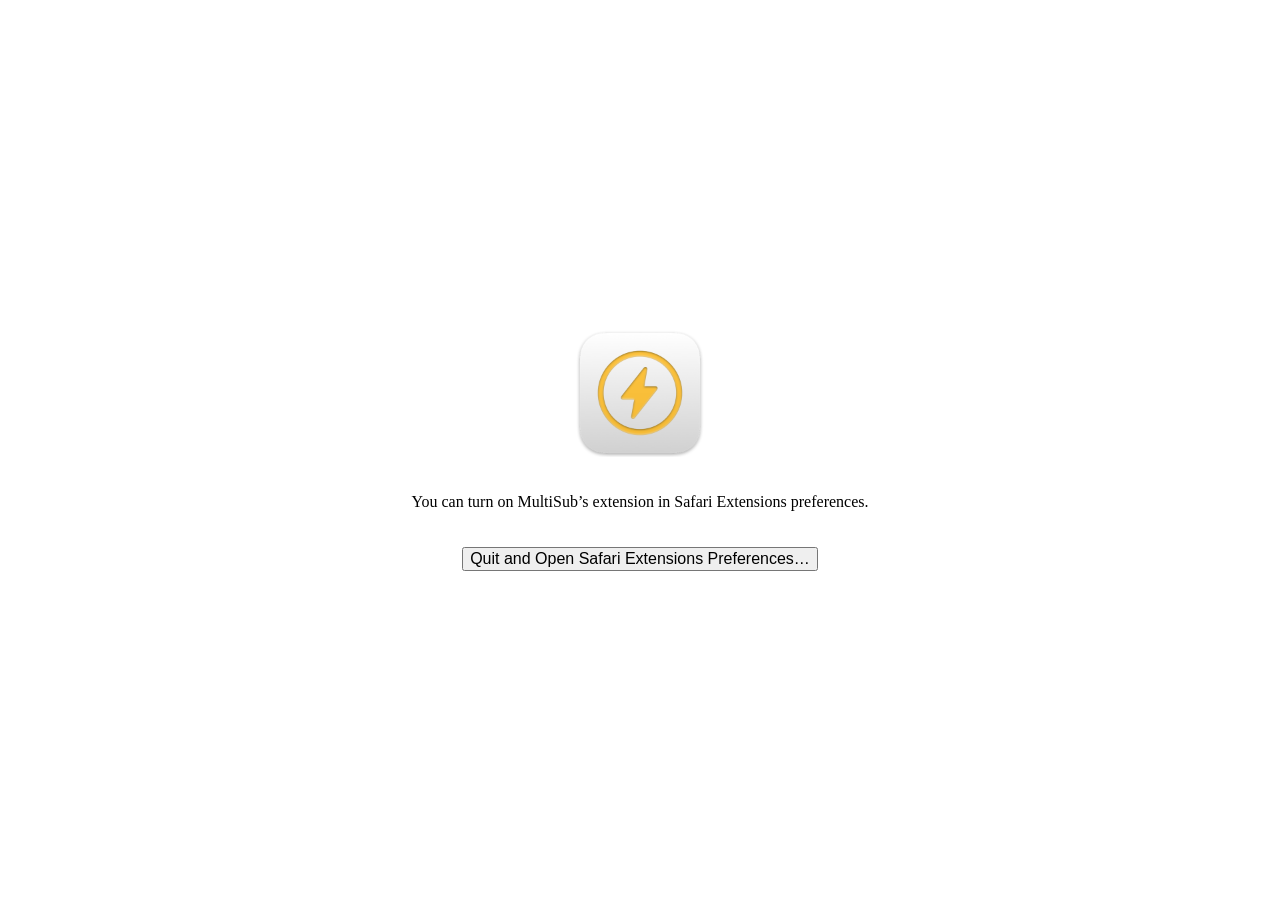
<file: MultiSub/MultiSub/Resources/Base.lproj/Main.html>
<!DOCTYPE html>
<html>
<head>
    <meta http-equiv="Content-Type" content="text/html; charset=utf-8">
    <meta http-equiv="Content-Security-Policy" content="default-src 'self'">

    <meta name="viewport" content="width=device-width, initial-scale=1, user-scalable=no">

    <link rel="stylesheet" href="../Style.css">
    <script src="../Script.js" defer></script>
</head>
<body>
    <img src="../Icon.png" width="128" height="128" alt="MultiSub Icon">
    <p class="state-unknown">You can turn on MultiSub’s extension in Safari Extensions preferences.</p>
    <p class="state-on">MultiSub’s extension is currently on. You can turn it off in Safari Extensions preferences.</p>
    <p class="state-off">MultiSub’s extension is currently off. You can turn it on in Safari Extensions preferences.</p>
    <button class="open-preferences">Quit and Open Safari Extensions Preferences…</button>
</body>
</html>
</file>
<file: style.css>
/* MultiSub landing page — dark, minimal, Traditional-Chinese-first.
   Pure CSS, no framework/build. Brand red used sparingly for accents. */

:root {
  --bg: #0d0d0f;
  --bg-top: #1b1b1f;
  --surface: rgba(255, 255, 255, 0.045);
  --surface-brd: rgba(255, 255, 255, 0.09);
  --text: #f5f5f7;
  --muted: #9a9aa2;
  --brand: #e5232f;
  --brand-hi: #ff3b46;
  --radius: 16px;
  --maxw: 1040px;
  --font: -apple-system, BlinkMacSystemFont, "PingFang TC", "Noto Sans TC",
          "Segoe UI", Roboto, "Helvetica Neue", Arial, sans-serif;
}

* { box-sizing: border-box; margin: 0; padding: 0; }

html { scroll-behavior: smooth; scroll-padding-top: 76px; background: var(--bg); } /* dark backstop so mobile Safari never shows white bands */

body {
  font-family: var(--font);
  color: var(--text);
  background:
    radial-gradient(120% 80% at 50% -10%, #26262c 0%, transparent 55%),
    linear-gradient(180deg, var(--bg-top) 0%, var(--bg) 40%);
  background-repeat: no-repeat;
  line-height: 1.65;
  -webkit-font-smoothing: antialiased;
  letter-spacing: 0.01em;
}

.container { max-width: var(--maxw); margin: 0 auto; padding: 0 24px; }

a { color: inherit; text-decoration: none; }

/* ── Nav ─────────────────────────────────────────────────────────── */
.nav {
  position: sticky; top: 0; z-index: 50;
  backdrop-filter: saturate(180%) blur(18px);
  -webkit-backdrop-filter: saturate(180%) blur(18px);
  background: rgba(13, 13, 15, 0.65);
  border-bottom: 1px solid rgba(255, 255, 255, 0.06);
}
.nav-inner { display: flex; align-items: center; justify-content: space-between; height: 58px; }
.brand { display: inline-flex; align-items: center; gap: 10px; font-weight: 700; font-size: 18px; letter-spacing: 0.02em; }
/* Brand mark = the exact SVG from extension/popup.html (two centered bars). */
.brand-mark { display: inline-flex; width: 22px; height: 22px; flex-shrink: 0; }
.brand-mark svg { width: 22px; height: 22px; }
.lb-a { fill: var(--text); opacity: 0.85; }
.lb-b { fill: var(--brand); }
.nav-links { display: flex; align-items: center; gap: 22px; font-size: 15px; }
.nav-links a { color: var(--muted); transition: color 0.15s; }
.nav-links a:hover { color: var(--text); }
.nav-gh { color: var(--text) !important; }
.nav-links a.btn { color: #fff; }          /* keep the nav download button white, not muted */
.nav-links a.btn:hover { color: #fff; }

/* ── Buttons ─────────────────────────────────────────────────────── */
.btn {
  display: inline-flex; align-items: center; justify-content: center; line-height: 1;
  background: var(--brand); color: #fff; font-weight: 600;
  padding: 10px 20px; border-radius: 980px; font-size: 15px;
  transition: transform 0.12s ease, background 0.15s ease, box-shadow 0.15s ease;
  box-shadow: 0 6px 20px -6px rgba(229, 35, 47, 0.6);
}
.btn:hover { background: var(--brand-hi); transform: translateY(-1px); }
.btn-sm { padding: 7px 16px; font-size: 14px; }
.btn-lg { padding: 14px 30px; font-size: 17px; }
.btn-ghost {
  background: transparent; color: var(--text);
  border: 1px solid var(--surface-brd); box-shadow: none;
}
.btn-ghost:hover { background: var(--surface); border-color: rgba(255, 255, 255, 0.18); }

/* ── Hero ────────────────────────────────────────────────────────── */
.hero { text-align: center; padding: 92px 0 40px; }
.eyebrow { color: var(--muted); font-size: 14px; letter-spacing: 0.12em; text-transform: uppercase; margin-bottom: 20px; }
.hero-title { font-size: clamp(40px, 8vw, 76px); font-weight: 800; line-height: 1.05; letter-spacing: -0.02em; }
.hero-title .accent { color: var(--brand); }
.hero-sub { max-width: 620px; margin: 26px auto 0; font-size: clamp(16px, 2.4vw, 19px); color: #d0d0d6; }
.hero-sub strong { color: var(--text); }
.hero-cta { display: flex; gap: 14px; justify-content: center; flex-wrap: wrap; margin-top: 34px; }
.hero-note { color: var(--muted); font-size: 14px; margin-top: 18px; }

/* ── MacBook Pro frame (Apple official product bezel) ────────────── */
/* Screen inset measured from the bezel PNG's transparent cutout via canvas. */
.laptop { position: relative; max-width: 920px; margin: 60px auto 0; }
.bezel { display: block; width: 100%; height: auto; position: relative; z-index: 2; pointer-events: none; }
.screen-content {
  position: absolute; z-index: 1;
  top: 11.4%; left: 10.89%; width: 78.17%; height: 77.11%;
  overflow: hidden; border-radius: 6px; background: #000;
}

/* ── Screen scene (neutral, self-authored — no Netflix content) ──── */
.scene { position: absolute; inset: 0; overflow: hidden;
  background: radial-gradient(130% 100% at 50% 8%, #33465a 0%, #1a2330 42%, #0a0d13 100%); }
.scene-glow {
  position: absolute; top: -20%; left: 50%; transform: translateX(-50%);
  width: 70%; height: 70%;
  background: radial-gradient(circle, rgba(255, 214, 170, 0.28) 0%, transparent 65%);
  filter: blur(6px);
}
.scene-silhouette {
  position: absolute; left: 0; right: 0; bottom: 0; height: 42%;
  background: linear-gradient(180deg, transparent 0%, rgba(0, 0, 0, 0.55) 70%, rgba(0, 0, 0, 0.8) 100%);
}
.subs {
  position: absolute; left: 0; right: 0; bottom: 15%; padding: 0 6%;
  display: flex; flex-direction: column; align-items: center; gap: 6px;
}
.sub-line {
  max-width: 100%;
  background: rgba(0, 0, 0, 0.5); color: #fff;
  padding: 2px 11px; border-radius: 4px; font-weight: 600; line-height: 1.35;
  text-shadow: 0 1px 4px rgba(0, 0, 0, 0.9);
}
.sub-orig { font-size: clamp(12px, 2.5vw, 20px); opacity: 0.95; }
.sub-second { font-size: clamp(13px, 2.7vw, 22px); }
.sub-second[hidden] { display: none; }
.subs { transition: opacity 0.16s ease; }
.subs.is-swapping { opacity: 0; }
/* Word Notes gloss, same look as .ms-term / .ms-gloss in extension/overlay.css */
.ms-term {
  text-decoration-line: underline; text-decoration-style: dotted;
  text-decoration-color: rgba(255, 255, 255, 0.55);
  text-decoration-thickness: 0.07em; text-underline-offset: 0.18em;
}
.ms-gloss { margin-left: 0.18em; font-size: 0.72em; font-weight: 500; color: #ffd76a; white-space: nowrap; }

/* Mode switcher under the laptop (styled after the popup's segmented control) */
.mode-demo { margin-top: 28px; display: flex; flex-direction: column; align-items: center; gap: 14px; }
.no-js .mode-demo { display: none; }
.seg {
  display: inline-flex; padding: 4px; gap: 2px; border-radius: 12px;
  background: rgba(255, 255, 255, 0.06); border: 1px solid var(--surface-brd);
}
.seg-btn {
  font: inherit; font-size: 15px; font-weight: 600; color: var(--muted);
  background: transparent; border: 0; border-radius: 9px; padding: 8px 16px; cursor: pointer;
  transition: background 0.15s ease, color 0.15s ease;
}
.seg-btn:hover { color: var(--text); }
.seg-btn[aria-pressed="true"] { background: rgba(255, 255, 255, 0.14); color: var(--text); }
.seg-btn:focus-visible { outline: 2px solid var(--brand-hi); outline-offset: 2px; }
.mode-caption { color: var(--muted); font-size: 15px; min-height: 1.65em; }

.player { position: absolute; left: 5%; right: 5%; bottom: 5%; display: flex; align-items: center; gap: 12px; }
.pl-play { width: 0; height: 0; border-left: 11px solid rgba(255, 255, 255, 0.92); border-top: 7px solid transparent; border-bottom: 7px solid transparent; }
.pl-track { position: relative; flex: 1; height: 3px; border-radius: 3px; background: rgba(255, 255, 255, 0.28); }
.pl-fill { position: absolute; left: 0; top: 0; bottom: 0; width: 42%; border-radius: 3px; background: var(--brand); }
.pl-dot { position: absolute; left: 42%; top: 50%; width: 11px; height: 11px; border-radius: 50%; background: var(--brand); transform: translate(-50%, -50%); }
.pl-time { color: rgba(255, 255, 255, 0.85); font-size: clamp(9px, 1.4vw, 12px); font-variant-numeric: tabular-nums; }

/* ── Sections ────────────────────────────────────────────────────── */
.section { padding: 88px 0; }
.section-alt { background: rgba(255, 255, 255, 0.02); border-top: 1px solid rgba(255, 255, 255, 0.05); border-bottom: 1px solid rgba(255, 255, 255, 0.05); }
.section-title { font-size: clamp(26px, 4vw, 38px); font-weight: 700; letter-spacing: -0.01em; margin-bottom: 32px; }
.section-lead { max-width: 680px; margin: -14px 0 36px; color: #c6c6cc; font-size: clamp(16px, 2.3vw, 18px); }

/* Features grid */
.grid { display: grid; grid-template-columns: repeat(3, 1fr); gap: 20px; }
.grid-2 { grid-template-columns: repeat(2, 1fr); }
.card {
  background: var(--surface); border: 1px solid var(--surface-brd);
  border-radius: var(--radius); padding: 28px;
  transition: transform 0.15s ease, border-color 0.15s ease;
}
.card:hover { transform: translateY(-3px); border-color: rgba(255, 255, 255, 0.16); }
.card-ico {
  width: 46px; height: 46px; border-radius: 12px;
  display: flex; align-items: center; justify-content: center;
  margin-bottom: 18px;
  background: linear-gradient(135deg, rgba(229, 35, 47, 0.22), rgba(229, 35, 47, 0.08));
  color: var(--brand-hi); border: 1px solid rgba(229, 35, 47, 0.25);
}
.card-ico svg { width: 24px; height: 24px; }
.card h3 { font-size: 19px; margin-bottom: 8px; }
.card p { color: var(--muted); font-size: 15px; }
.tag {
  display: inline-block; vertical-align: middle; margin-bottom: 12px;
  padding: 3px 10px; border-radius: 980px; font-size: 12.5px; font-weight: 600; line-height: 1.5;
  color: #d0d0d6; background: rgba(255, 255, 255, 0.07); border: 1px solid var(--surface-brd);
}
.card h3 .tag { margin: 0 0 0 6px; position: relative; top: -2px; }
.tag-ai { color: #ffd76a; background: rgba(255, 215, 106, 0.08); border-color: rgba(255, 215, 106, 0.25); }
.tag-rec { color: var(--brand-hi); background: rgba(229, 35, 47, 0.12); border-color: rgba(229, 35, 47, 0.3); }

/* Showcase: control panel */
.showcase { display: grid; grid-template-columns: 1fr 340px; gap: 48px; align-items: center; margin-top: 72px; }
.showcase-text .pill { margin-bottom: 16px; }
.showcase-h { font-size: clamp(22px, 3.4vw, 30px); font-weight: 700; margin-bottom: 14px; letter-spacing: -0.01em; text-wrap: balance; }
.showcase-text > p { color: var(--muted); font-size: 16px; margin-bottom: 18px; }
.mini-list { list-style: none; }
.mini-list li { position: relative; padding: 7px 0 7px 24px; color: #d0d0d6; font-size: 15px; }
.mini-list li::before { content: "✓"; position: absolute; left: 0; top: 7px; color: var(--brand-hi); font-weight: 800; }
.showcase-visual { display: flex; justify-content: center; }
.showcase-reverse { grid-template-columns: 1.45fr 1fr; margin-top: 44px; }
.showcase-visual-wide { display: block; }
.app-shot { width: 100%; height: auto; display: block; }

/* Toolbar popup: real screenshot of extension/popup.html */
.popup-shot {
  width: 100%; max-width: 340px; height: auto; display: block; border-radius: 18px;
  border: 1px solid rgba(255, 255, 255, 0.1); box-shadow: 0 34px 70px -22px rgba(0, 0, 0, 0.7);
}

/* Smaller features under the showcases */
.extras { display: grid; grid-template-columns: repeat(3, 1fr); gap: 32px; margin-top: 72px; padding-top: 40px; border-top: 1px solid rgba(255, 255, 255, 0.07); }
.extra h4 { font-size: 17px; margin-bottom: 6px; }
.extra p { color: var(--muted); font-size: 15px; }

/* AI engine screenshot */
.engine-shot { max-width: 880px; margin: 48px auto 0; }

/* Two-column (requirements + install) */
.two-col { display: grid; grid-template-columns: 0.85fr 1.15fr; gap: 56px; }
.reqs, .steps { list-style: none; }
.reqs li { padding: 12px 0; border-bottom: 1px solid rgba(255, 255, 255, 0.07); color: #d0d0d6; }
.reqs li:last-child { border-bottom: none; }
.reqs strong, .steps strong { color: var(--text); }
.steps { counter-reset: s; }
.steps li { position: relative; padding: 0 0 22px 46px; color: var(--muted); font-size: 15.5px; }
.steps li::before {
  counter-increment: s; content: counter(s);
  position: absolute; left: 0; top: -2px;
  width: 30px; height: 30px; border-radius: 50%;
  display: flex; align-items: center; justify-content: center;
  background: var(--brand); color: #fff; font-weight: 700; font-size: 14px;
}
.steps a { color: var(--brand-hi); }
.steps a:hover { text-decoration: underline; }

/* Why Safari */
.center-col { text-align: center; }
.pill {
  display: inline-flex; align-items: center; line-height: 1; margin-bottom: 18px;
  padding: 8px 15px; border-radius: 980px; font-size: 13px; font-weight: 600;
  color: var(--brand-hi); background: rgba(229, 35, 47, 0.12);
  border: 1px solid rgba(229, 35, 47, 0.3); letter-spacing: 0.03em;
}
.lead-muted { max-width: 640px; margin: 0 auto 40px; color: #c6c6cc; font-size: clamp(16px, 2.3vw, 18px); }
.lead-muted strong { color: var(--text); }
.compare { display: flex; align-items: stretch; justify-content: center; gap: 18px; flex-wrap: wrap; }
.compare-item {
  flex: 1 1 220px; max-width: 280px;
  display: flex; flex-direction: column; justify-content: center;
  background: var(--surface); border: 1px solid var(--surface-brd);
  border-radius: var(--radius); padding: 26px 22px; text-align: center;
}
.compare-win { border-color: rgba(229, 35, 47, 0.4); background: rgba(229, 35, 47, 0.06); box-shadow: 0 10px 40px -14px rgba(229, 35, 47, 0.35); }
.ci-name { font-size: 20px; font-weight: 700; }
.ci-name span { display: block; font-size: 12px; font-weight: 500; color: var(--muted); margin-top: 2px; letter-spacing: 0.04em; text-transform: uppercase; }
.ci-q { margin: 16px 0 12px; font-size: clamp(22px, 3.4vw, 30px); font-weight: 800; color: var(--brand-hi); letter-spacing: -0.01em; }
.ci-q-low { color: var(--muted); }
.ci-tag { font-size: 14px; font-weight: 600; color: var(--text); }
.ci-tag-low { color: var(--muted); font-weight: 500; }
.compare-vs { align-self: center; color: var(--muted); font-size: 15px; font-weight: 600; }

/* Privacy */
.narrow { max-width: 720px; }
.lead { font-size: clamp(19px, 3vw, 24px); font-weight: 600; margin-bottom: 20px; }
.muted { color: var(--muted); }
.muted strong { color: #d0d0d6; }
.privacy-list { list-style: none; margin: 6px 0 24px; }
.privacy-list li {
  position: relative; padding: 13px 0 13px 30px;
  border-bottom: 1px solid rgba(255, 255, 255, 0.07);
  color: var(--muted); font-size: 15.5px;
}
.privacy-list li:last-child { border-bottom: none; }
.privacy-list li strong { color: var(--text); }
.privacy-list li::before {
  content: "✓"; position: absolute; left: 2px; top: 12px;
  color: var(--brand-hi); font-weight: 800; font-size: 15px;
}
.privacy-net { font-size: 14.5px; }
.privacy-net a { color: var(--brand-hi); }
.privacy-net a:hover { text-decoration: underline; }

/* ── Footer ──────────────────────────────────────────────────────── */
.footer { padding: 54px 0; border-top: 1px solid rgba(255, 255, 255, 0.06); }
.footer-inner { display: flex; flex-direction: column; gap: 16px; align-items: center; text-align: center; }
.footer-brand { display: inline-flex; align-items: center; gap: 10px; font-weight: 700; }
.disclaimer { color: var(--muted); font-size: 13.5px; max-width: 680px; }
.disclaimer-en { font-size: 12.5px; opacity: 0.8; }
.footer-links { color: var(--muted); font-size: 14px; display: flex; gap: 10px; align-items: center; }
.footer-links a:hover { color: var(--text); }

/* ── Responsive ──────────────────────────────────────────────────── */
@media (max-width: 780px) {
  .grid, .grid-2, .extras { grid-template-columns: 1fr; }
  .extras { gap: 22px; }
  .showcase { grid-template-columns: 1fr; gap: 30px; }
  .two-col { grid-template-columns: 1fr; gap: 40px; }
  .hero { padding: 64px 0 20px; }
  .section { padding: 64px 0; }
}
@media (max-width: 620px) {
  /* Stack the Safari-vs-others cards vertically so the "vs" sits centered
     between them instead of pushing the two cards out of alignment. */
  .compare { flex-direction: column; align-items: stretch; }
  .compare-item { max-width: 360px; width: 100%; margin: 0 auto; }
  .compare-vs { margin: 2px 0; }
}
@media (max-width: 560px) {
  .nav-links a:not(.btn):not(.nav-gh) { display: none; }
  .seg-btn { font-size: 14px; padding: 8px 11px; }
  /* The laptop screen is ~250px wide here: keep each subtitle on one line
     and clear of the player bar. */
  .subs { bottom: 19%; gap: 3px; padding: 0 3%; }
  .sub-line { padding: 1px 6px; border-radius: 3px; }
  .sub-orig { font-size: 9.5px; }
  .sub-second { font-size: 10.5px; }
}
</file>
<file: docs/app-store/screenshots/scenes.css>
/* Out-of-focus "film still" backdrops drawn with CSS only, so the store
   screenshots contain no third-party footage. Each scene is a stack of
   blurred light sources and silhouettes. */
.scene { position: absolute; inset: 0; overflow: hidden; background: #0b0b10; }
.scene > i { position: absolute; border-radius: 50%; filter: blur(var(--b, 60px)); }
.scene::after { content: ""; position: absolute; inset: 0;
  background: radial-gradient(120% 90% at 50% 40%, transparent 55%, rgba(0,0,0,.65) 100%),
              linear-gradient(180deg, rgba(0,0,0,0) 55%, rgba(0,0,0,.55) 100%); }

/* Night city café: teal shadows, warm practical lights, two figures. */
.scene.cafe { background: linear-gradient(160deg, #0e1b22 0%, #17262b 40%, #2a1d17 100%); }
.scene.cafe .l1 { left: 6%;  top: 10%; width: 22%; height: 30%; background: #ffb35c; opacity: .55; --b: 70px; }
.scene.cafe .l2 { left: 70%; top: 6%;  width: 18%; height: 22%; background: #ffd08a; opacity: .45; --b: 60px; }
.scene.cafe .l3 { left: 40%; top: 18%; width: 9%;  height: 12%; background: #ffe2b0; opacity: .6;  --b: 30px; }
.scene.cafe .l4 { left: 84%; top: 40%; width: 8%;  height: 10%; background: #7fd3ff; opacity: .35; --b: 30px; }
.scene.cafe .l5 { left: 15%; top: 52%; width: 7%;  height: 9%;  background: #ff8a5c; opacity: .35; --b: 26px; }
.scene.cafe .p1 { left: 18%; top: 30%; width: 26%; height: 90%; background: #05080a; border-radius: 45% 45% 10% 10%; opacity: .92; --b: 22px; }
.scene.cafe .p2 { left: 58%; top: 26%; width: 24%; height: 95%; background: #070706; border-radius: 45% 45% 10% 10%; opacity: .9;  --b: 22px; }
.scene.cafe .t  { left: -10%; top: 78%; width: 120%; height: 40%; background: #1a120c; border-radius: 0; opacity: .9; --b: 30px; }

/* Rainy street at dusk: blue hour with neon. */
.scene.street { background: linear-gradient(180deg, #121a33 0%, #1d2547 45%, #2b1830 100%); }
.scene.street .l1 { left: 10%; top: 20%; width: 10%; height: 14%; background: #ff4f7a; opacity: .5; --b: 40px; }
.scene.street .l2 { left: 28%; top: 30%; width: 8%;  height: 10%; background: #5ce1ff; opacity: .45; --b: 34px; }
.scene.street .l3 { left: 62%; top: 16%; width: 14%; height: 18%; background: #ffcf6b; opacity: .45; --b: 50px; }
.scene.street .l4 { left: 80%; top: 34%; width: 9%;  height: 12%; background: #b07cff; opacity: .45; --b: 36px; }
.scene.street .l5 { left: 46%; top: 44%; width: 6%;  height: 8%;  background: #ffffff; opacity: .35; --b: 20px; }
.scene.street .p1 { left: 38%; top: 34%; width: 20%; height: 90%; background: #06070d; border-radius: 45% 45% 12% 12%; opacity: .9; --b: 20px; }
.scene.street .t  { left: -10%; top: 82%; width: 120%; height: 30%; background: linear-gradient(90deg,#ff4f7a33,#5ce1ff33,#ffcf6b33); border-radius: 0; opacity: .8; --b: 40px; }

/* Warm living room, golden hour. */
.scene.room { background: linear-gradient(135deg, #2b1a10 0%, #3b2414 45%, #120d0b 100%); }
.scene.room .l1 { left: 62%; top: -6%; width: 40%; height: 60%; background: #ffcf8a; opacity: .5; --b: 90px; }
.scene.room .l2 { left: 8%;  top: 22%; width: 12%; height: 16%; background: #ffa25c; opacity: .5; --b: 40px; }
.scene.room .l3 { left: 30%; top: 12%; width: 6%;  height: 8%;  background: #fff0cc; opacity: .5; --b: 22px; }
.scene.room .p1 { left: 26%; top: 28%; width: 22%; height: 90%; background: #0a0604; border-radius: 45% 45% 12% 12%; opacity: .92; --b: 20px; }
.scene.room .p2 { left: 54%; top: 36%; width: 20%; height: 85%; background: #0c0805; border-radius: 45% 45% 12% 12%; opacity: .85; --b: 26px; }
</file>
<file: extension/overlay.css>
/* Marks the page as having this stylesheet. WebKit removes an extension's
   content stylesheets from open pages when the extension is turned off,
   but keeps its content scripts running there, with runtime.id still set:
   content.js's extensionGone() notices the marker gone and steps aside. */
:root {
  --multisub-stylesheet: 1;
}

#multisub-overlay {
  position: absolute;
  left: 0;
  right: 0;
  bottom: var(--multisub-bottom, 10%);
  z-index: 2147483000;
  display: flex;
  flex-direction: column;
  align-items: center;
  gap: 4px;
  pointer-events: none;
}

/* #multisub-text and #multisub-original share one style block (both fully
   styled by the user's settings) and use flex-column + per-line children
   instead of a single text node with CSS line-height. Line-height on a block
   whose content IS its background box inflates that box with half-leading
   above and below the glyphs, so the background stops hugging the text once
   lineHeight is raised. Splitting each \n-separated line into its own child
   (content.js's setLines()) with a fixed tight line-height, and turning the
   user's lineHeight into a `gap` between children, keeps the box snug at any
   lineHeight while still spacing out multi-line cues. */
#multisub-text, #multisub-original {
  display: none;
  flex-direction: column;
  align-items: center;
  max-width: 84%;
  padding: 0.08em 0.45em;
  border-radius: 0.15em;
  gap: calc((var(--multisub-line-height, 1.35) - 1) * 1em);
  /* The style is user-adjustable from the app (MultiSubConfig.styles);
     content.js sets these variables in applySettingsToOverlay(). Both lines
     share every variable so the stacked merged layout reads as one style. */
  background: var(--multisub-bg, rgba(0, 0, 0, 0.5));
  color: var(--multisub-color, #fff);
  font-family: var(--multisub-font, "Netflix Sans", "Helvetica Neue", "PingFang TC", "Noto Sans TC", sans-serif);
  font-size: calc(2.4vw * var(--multisub-font-scale, 1));
  font-weight: var(--multisub-font-weight, normal);
  text-align: center;
  text-shadow: var(--multisub-outline, 0 0 4px rgba(0, 0, 0, 0.9));
}

/* The second-language line (#multisub-text under the original, ours or
   Netflix's own) is 80% of the original line's size, so the language being
   watched stays the visual anchor; content.js's render() sets
   .multisub-two-lines then, for the whole of a second-language cue even
   while the original track has none. When the line holds the original
   itself (annotate mode, or an original already in the target language) it
   is full size. Users can still scale both with the popup's font-size
   slider. */
#multisub-overlay.multisub-two-lines #multisub-text {
  font-size: calc(2.4vw * var(--multisub-font-scale, 1) * var(--multisub-second-scale, 0.8));
}

#multisub-text .ms-line, #multisub-original .ms-line {
  line-height: 1.2;
}

#multisub-hint {
  display: none;
  max-width: 80%;
  font-family: -apple-system, BlinkMacSystemFont, "PingFang TC", system-ui, sans-serif;
  font-size: 13px;
  line-height: 1.4;
  text-align: center;
  color: #ffd75e;
  background: rgba(0, 0, 0, 0.7);
  padding: 4px 10px;
  border-radius: 6px;
}

/* Annotate mode: a term in the original line gets a quiet dotted underline
   in its own colour, followed by the gloss in a smaller accent-coloured span.
   The gloss keeps the line's outline (a blur-free text-shadow, see
   content.js's outlineShadow()), since a blurred shadow smears glyphs this
   small. */
.ms-term {
  color: inherit;
  text-decoration-line: underline;
  text-decoration-style: dotted;
  text-decoration-color: color-mix(in srgb, currentColor 55%, transparent);
  text-decoration-thickness: 0.07em;
  text-underline-offset: 0.18em;
}

.ms-gloss {
  margin-left: 0.18em;
  font-size: 0.72em;
  font-weight: 500;
  color: var(--multisub-gloss, #ffd76a);
  white-space: nowrap;
}

/* Merged layout (and annotate mode): Netflix's own subtitle line is hidden
   and MultiSub draws every line, toggled via a class on <html> by content.js's
   updateNativeHidden(). !important beats Netflix's own higher-specificity
   rules. The element stays in the DOM, so the DOM fallback can still read it. */
html.multisub-native-hidden .player-timedtext {
  display: none !important;
}

/* Drag-to-position, toggled by content.js only while the popup's drag
   checkbox is on (set-drag-mode). Scoped to this modifier class rather than
   the base #multisub-text rule so pointer-events stays 'none' (inherited from
   #multisub-overlay, click-through to the player) whenever drag mode is off.
   It must not touch #multisub-text's base `display` rule, which content.js
   overrides inline to show and hide the line. */
#multisub-overlay.multisub-drag-enabled #multisub-text {
  pointer-events: auto;
  cursor: grab;
  outline: 1px dashed rgba(255, 255, 255, 0.6);
  outline-offset: 2px;
}

#multisub-overlay.multisub-drag-enabled #multisub-text:active {
  cursor: grabbing;
}
</file>
<file: MultiSub/MultiSub/Resources/Style.css>
* {
    -webkit-user-select: none;
    -webkit-user-drag: none;
    cursor: default;
}

:root {
    color-scheme: light dark;

    --spacing: 20px;
}

html {
    height: 100%;
}

body {
    display: flex;
    align-items: center;
    justify-content: center;
    flex-direction: column;

    gap: var(--spacing);
    margin: 0 calc(var(--spacing) * 2);
    height: 100%;

    font: -apple-system-short-body;
    text-align: center;
}

body:not(.state-on, .state-off) :is(.state-on, .state-off) {
    display: none;
}

body.state-on :is(.state-off, .state-unknown) {
    display: none;
}

body.state-off :is(.state-on, .state-unknown) {
    display: none;
}

button {
    font-size: 1em;
}
</file>
